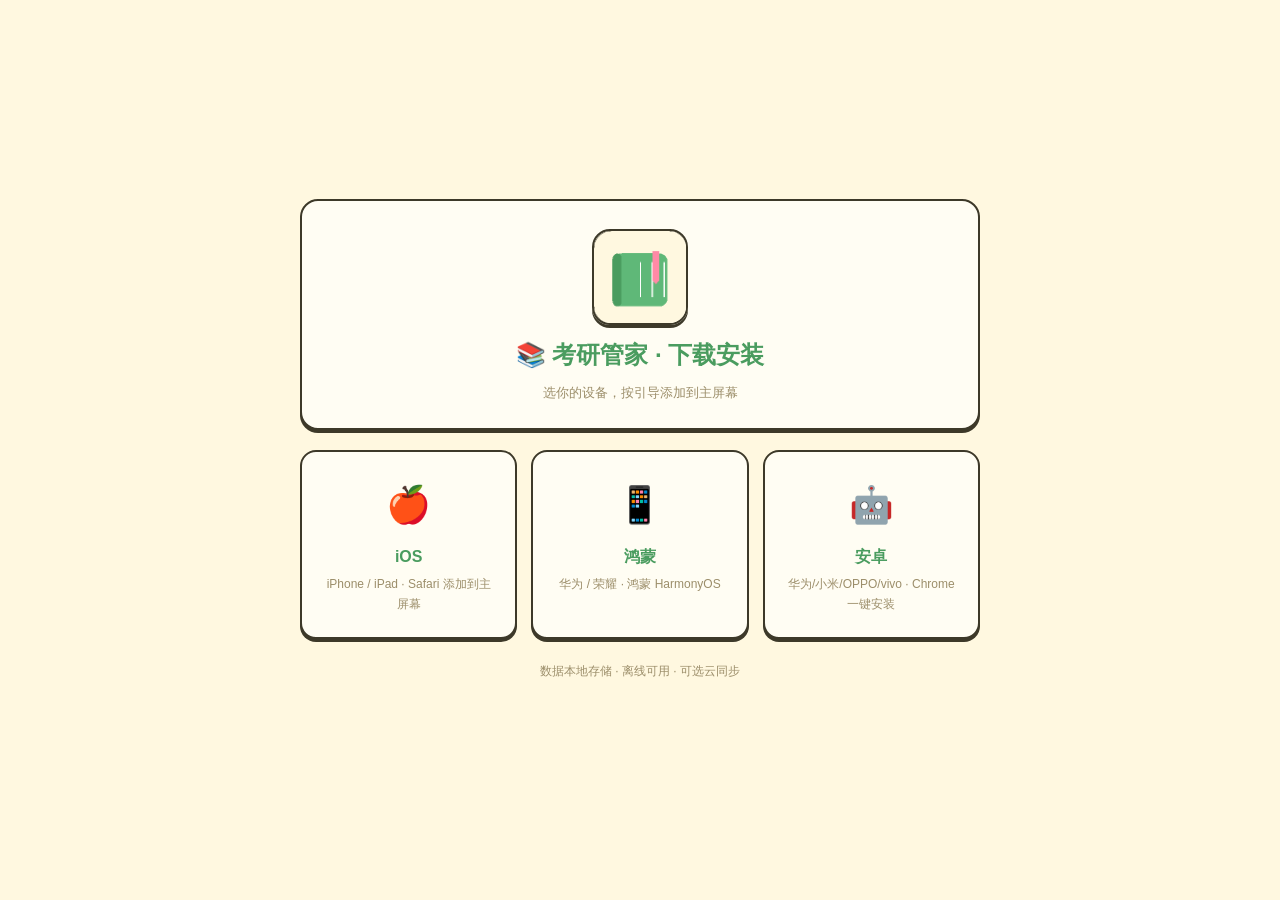
<file: index.html>
<!DOCTYPE html>
<html lang="zh-CN">
<head>
<meta charset="UTF-8">
<meta name="viewport" content="width=device-width, initial-scale=1.0, viewport-fit=cover">
<title>考研管家 · 下载安装</title>
<style>
:root{--bg:#fff8e0;--panel:#fffdf3;--border:#3d3929;--accent:#5fb878;--accent-d:#4a9c5f;--text:#4a4036;--muted:#9c8e6a;--shadow:0 3px 0 0 var(--border);--font-zh:'PingFang SC','Microsoft YaHei',sans-serif}
*{box-sizing:border-box;margin:0;padding:0}
body{font-family:var(--font-zh);background:var(--bg);color:var(--text);min-height:100vh;padding:40px 20px 60px;line-height:1.7;display:flex;align-items:center;justify-content:center}
.wrap{max-width:680px;width:100%}
.hero{text-align:center;padding:28px 16px 24px;background:var(--panel);border:2.5px solid var(--border);border-radius:18px;box-shadow:var(--shadow);margin-bottom:20px}
.hero img{width:96px;height:96px;display:block;margin:0 auto 10px;border-radius:18px;border:2px solid var(--border);box-shadow:0 3px 0 var(--border)}
.hero h1{font-size:24px;margin-bottom:6px;color:var(--accent-d)}
.hero p{color:var(--muted);font-size:13px}
.grid{display:grid;grid-template-columns:1fr;gap:14px;margin-top:16px}
@media(min-width:600px){.grid{grid-template-columns:repeat(3,1fr)}}
.card{background:var(--panel);border:2.5px solid var(--border);border-radius:16px;padding:22px 20px;box-shadow:var(--shadow);text-align:center;text-decoration:none;color:var(--text);transition:transform .15s,box-shadow .15s;display:block}
.card:hover{transform:translateY(-2px);box-shadow:0 5px 0 var(--border)}
.card:active{transform:translate(1px,1px);box-shadow:0 1px 0 var(--border)}
.card .ico{font-size:36px;margin-bottom:8px}
.card .name{font-size:16px;font-weight:700;margin-bottom:4px;color:var(--accent-d)}
.card .sub{font-size:12px;color:var(--muted)}
.detected{text-align:center;font-size:12px;color:var(--muted);margin-top:14px}
.foot{text-align:center;margin-top:22px;font-size:12px;color:var(--muted)}
</style>
</head>
<body>
<div class="wrap">
  <div class="hero">
    <img src="app/icons/icon-192.png" alt="考研管家">
    <h1>📚 考研管家 · 下载安装</h1>
    <p>选你的设备，按引导添加到主屏幕</p>
  </div>
  <div class="grid">
    <a class="card" id="card-ios" href="考研管家-iOS/启动.html">
      <div class="ico">🍎</div>
      <div class="name">iOS</div>
      <div class="sub">iPhone / iPad · Safari 添加到主屏幕</div>
    </a>
    <a class="card" id="card-hmos" href="考研管家-鸿蒙/启动.html">
      <div class="ico">📱</div>
      <div class="name">鸿蒙</div>
      <div class="sub">华为 / 荣耀 · 鸿蒙 HarmonyOS</div>
    </a>
    <a class="card" id="card-android" href="考研管家-安卓/启动.html">
      <div class="ico">🤖</div>
      <div class="name">安卓</div>
      <div class="sub">华为/小米/OPPO/vivo · Chrome 一键安装</div>
    </a>
  </div>
  <div class="detected" id="detected"></div>
  <div class="foot">数据本地存储 · 离线可用 · 可选云同步</div>
</div>
<script>
(function(){
  var ua = navigator.userAgent;
  var card;
  if (/iPhone|iPad|iPod/.test(ua)) card = 'ios';
  else if (/HarmonyOS|HUAWEI|Honor/.test(ua) || /Android/.test(ua) === false && /Mobile/.test(ua) === false && navigator.platform === 'Linux armv81') card = 'hmos';
  else if (/Android/.test(ua)) card = 'android';
  var labels = {ios:'检测到 iOS，已为你高亮 🍎', hmos:'检测到 HarmonyOS，已为你高亮 📱', android:'检测到 Android，已为你高亮 🤖'};
  if (card) {
    var el = document.getElementById('card-' + card);
    if (el) el.style.boxShadow = '0 5px 0 var(--accent-d)';
    document.getElementById('detected').textContent = labels[card] || '';
  }
})();
</script>
</body>
</html>
</file>
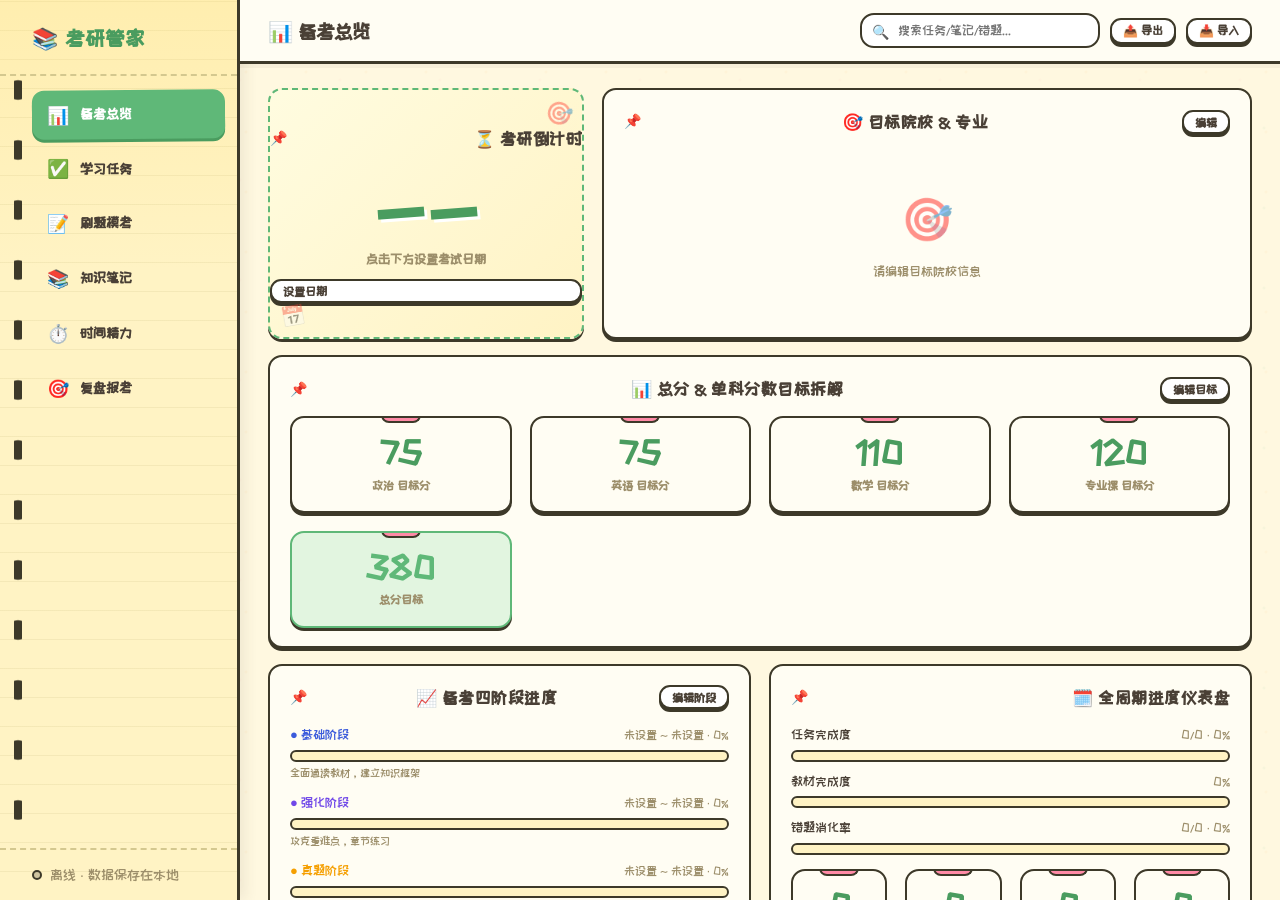
<file: app/index.html>
<!DOCTYPE html>
<html lang="zh-CN">
<head>
  <meta charset="UTF-8">
  <meta name="viewport" content="width=device-width, initial-scale=1.0, viewport-fit=cover">
  <title>考研管家 · 全周期备考</title>
  <!-- PWA：可"安装"到主屏幕（iOS/鸿蒙/安卓三端均识别） -->
  <link rel="manifest" href="manifest.webmanifest">
  <meta name="theme-color" content="#5fb878">
  <meta name="background-color" content="#fff8e0">
  <meta name="mobile-web-app-capable" content="yes">
  <!-- iOS / 鸿蒙 添加到主屏幕 -->
  <link rel="apple-touch-icon" href="icons/icon-192.png">
  <link rel="apple-touch-icon" sizes="512x512" href="icons/icon-512.png">
  <meta name="apple-mobile-web-app-capable" content="yes">
  <meta name="apple-mobile-web-app-title" content="考研管家">
  <meta name="apple-mobile-web-app-status-bar-style" content="default">
  <!-- 手写体字体：ZCOOL KuaiLe 圆胖手写 -->
  <link rel="preconnect" href="https://fonts.googleapis.com">
  <link rel="preconnect" href="https://fonts.gstatic.com" crossorigin>
  <link href="https://fonts.googleapis.com/css2?family=ZCOOL+KuaiLe&display=swap" rel="stylesheet">
  <link rel="stylesheet" href="css/style.css">
</head>
<body>
  <div class="app">
    <aside class="sidebar">
      <!-- 侧边栏由 app.js 渲染 -->
    </aside>
    <main class="main">
      <header class="topbar">
        <!-- 顶栏由 app.js 渲染 -->
      </header>
      <section class="content">
        <!-- 内容由对应模块渲染 -->
      </section>
    </main>
  </div>

  <!-- 加载顺序：配置 → 数据层 → 主应用(定义App路由表) → 同步层 → 各模块注册路由 -->
  <!-- 注意：app.js 必须在各模块之前加载，使 w.App.route 在模块注册时已存在；
       app.js 的 DOMContentLoaded 初始化在所有脚本加载完后才触发。 -->
  <script src="js/config.js"></script>
  <script src="js/db.js"></script>
  <script src="js/app.js"></script>
  <script src="js/sync.js"></script>
  <script src="js/m1_dashboard.js"></script>
  <script src="js/m2_tasks.js"></script>
  <script src="js/m3_practice.js"></script>
  <script src="js/m4_knowledge.js"></script>
  <script src="js/feed.js"></script>
  <script src="js/m5_time.js"></script>
  <script src="js/m6_review.js"></script>
  <script>
    // 注册 Service Worker（提供离线打开能力）
    if ('serviceWorker' in navigator) {
      window.addEventListener('load', function () {
        navigator.serviceWorker.register('sw.js').catch(function (e) { console.log('SW 注册失败', e); });
      });
    }
  </script>
</body>
</html>
</file>
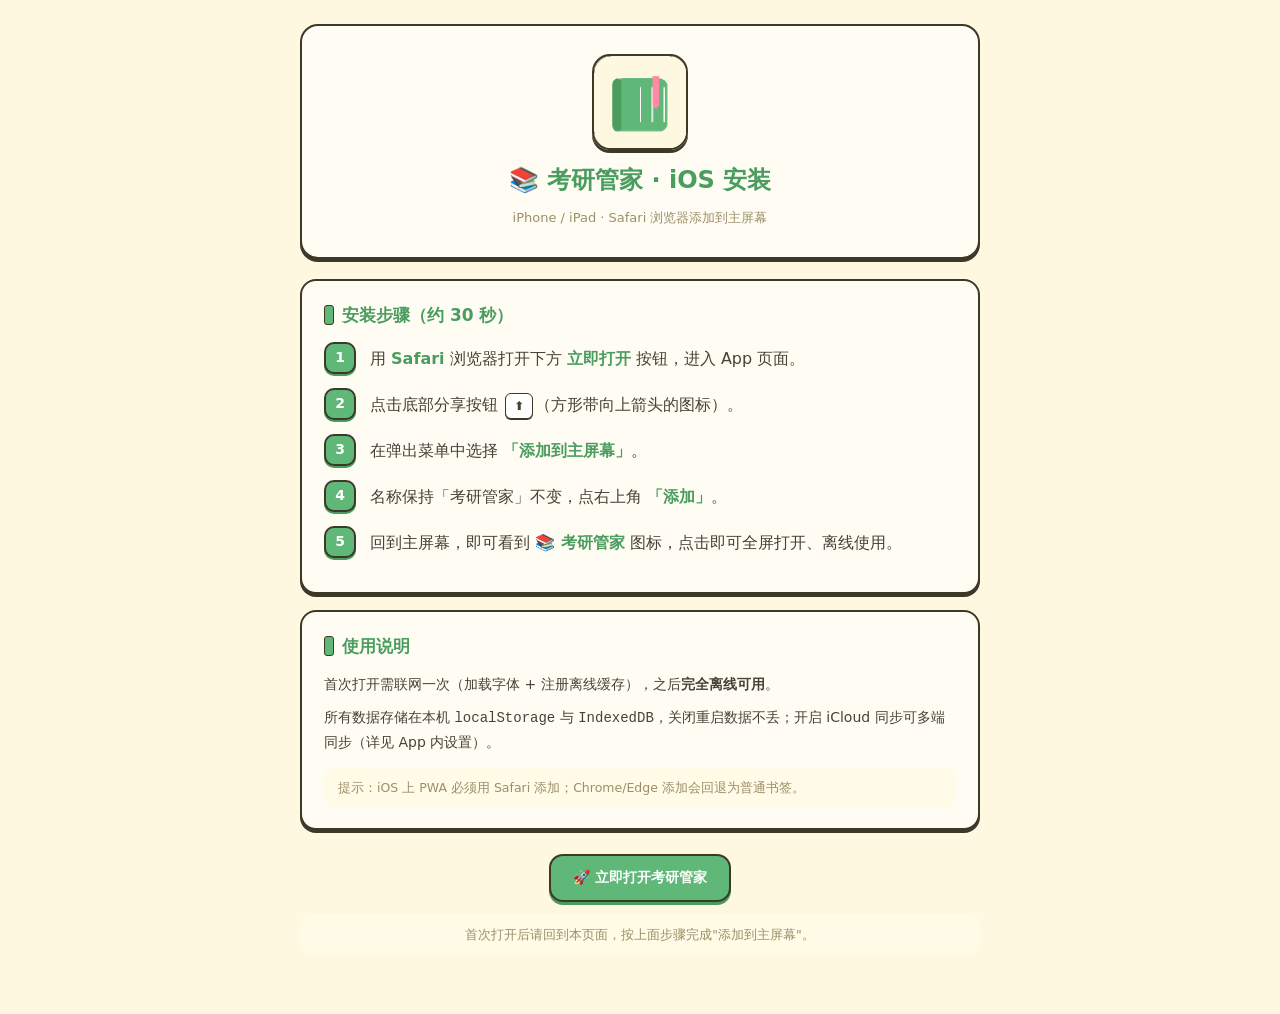
<file: 考研管家-iOS/启动.html>
<!DOCTYPE html>
<html lang="zh-CN">
<head>
<meta charset="UTF-8">
<meta name="viewport" content="width=device-width, initial-scale=1.0, viewport-fit=cover">
<title>考研管家 · iOS 安装指南</title>
<style>
:root{--bg:#fff8e0;--panel:#fffdf3;--border:#3d3929;--accent:#5fb878;--accent-d:#4a9c5f;--text:#4a4036;--muted:#9c8e6a;--pink:#ff8aa6;--shadow:0 3px 0 0 var(--border);--font-zh:'PingFang SC','Microsoft YaHei',-apple-system,system-ui,sans-serif}
*{box-sizing:border-box;margin:0;padding:0}
body{font-family:var(--font-zh);background:var(--bg);color:var(--text);min-height:100vh;padding:24px 20px 60px;line-height:1.7}
.wrap{max-width:680px;margin:0 auto}
.hero{text-align:center;padding:28px 16px;background:var(--panel);border:2.5px solid var(--border);border-radius:18px;box-shadow:var(--shadow);margin-bottom:20px}
.hero img{width:96px;height:96px;display:block;margin:0 auto 10px;border-radius:18px;border:2px solid var(--border);box-shadow:0 3px 0 var(--border)}
.hero h1{font-size:24px;margin-bottom:6px;color:var(--accent-d)}
.hero p{color:var(--muted);font-size:13px}
.card{background:var(--panel);border:2.5px solid var(--border);border-radius:16px;padding:20px 22px;box-shadow:var(--shadow);margin-bottom:16px}
.card h2{font-size:17px;margin-bottom:12px;color:var(--accent-d);display:flex;align-items:center;gap:8px}
.card h2::before{content:'';width:8px;height:18px;background:var(--accent);border-radius:3px;border:1.5px solid var(--border)}
.step{display:flex;gap:14px;margin-bottom:14px;align-items:flex-start}
.step .num{flex:0 0 32px;height:32px;background:var(--accent);color:#fff;border:2px solid var(--border);border-radius:10px;display:flex;align-items:center;justify-content:center;font-weight:700;box-shadow:0 2px 0 var(--accent-d);font-size:14px}
.step .body{flex:1;padding-top:3px}
.step b{color:var(--accent-d)}
.kbd{display:inline-block;padding:2px 8px;background:#fff;border:1.5px solid var(--border);border-radius:6px;font-size:12px;font-weight:600;box-shadow:0 1px 0 var(--border);margin:0 2px}
.btn{display:inline-flex;align-items:center;gap:6px;padding:10px 22px;background:var(--accent);color:#fff;border:2.5px solid var(--border);border-radius:14px;font-weight:700;text-decoration:none;box-shadow:0 3px 0 var(--accent-d);transition:transform .12s;font-size:14px;cursor:pointer}
.btn:hover{transform:translateY(-1px);box-shadow:0 4px 0 var(--accent-d)}
.btn:active{transform:translate(1px,1px);box-shadow:0 1px 0 var(--accent-d)}
.center{text-align:center;margin-top:24px}
.note{background:#fffbe6;border:2px dashed var(--border-soft);border-radius:12px;padding:10px 14px;font-size:12.5px;color:var(--muted);margin-top:12px}
.warn{background:#ffe6e6;border:2px solid #ff7676;border-radius:12px;padding:10px 14px;font-size:13px;color:#c33;margin-top:12px}
</style>
</head>
<body>
<div class="wrap">
  <div class="hero">
    <img src="../app/icons/icon-192.png" alt="考研管家">
    <h1>📚 考研管家 · iOS 安装</h1>
    <p>iPhone / iPad · Safari 浏览器添加到主屏幕</p>
  </div>

  <div class="card">
    <h2>安装步骤（约 30 秒）</h2>
    <div class="step"><div class="num">1</div><div class="body">用 <b>Safari</b> 浏览器打开下方 <b>立即打开</b> 按钮，进入 App 页面。</div></div>
    <div class="step"><div class="num">2</div><div class="body">点击底部分享按钮 <span class="kbd">⬆</span>（方形带向上箭头的图标）。</div></div>
    <div class="step"><div class="num">3</div><div class="body">在弹出菜单中选择 <b>「添加到主屏幕」</b>。</div></div>
    <div class="step"><div class="num">4</div><div class="body">名称保持「考研管家」不变，点右上角 <b>「添加」</b>。</div></div>
    <div class="step"><div class="num">5</div><div class="body">回到主屏幕，即可看到 <b>📚 考研管家</b> 图标，点击即可全屏打开、离线使用。</div></div>
  </div>

  <div class="card">
    <h2>使用说明</h2>
    <p style="font-size:14px;margin-bottom:10px">首次打开需联网一次（加载字体 + 注册离线缓存），之后<strong>完全离线可用</strong>。</p>
    <p style="font-size:14px;margin-bottom:10px">所有数据存储在本机 <code>localStorage</code> 与 <code>IndexedDB</code>，关闭重启数据不丢；开启 iCloud 同步可多端同步（详见 App 内设置）。</p>
    <div class="note">提示：iOS 上 PWA 必须用 Safari 添加；Chrome/Edge 添加会回退为普通书签。</div>
  </div>

  <div class="center">
    <a class="btn" href="../app/index.html" target="_blank">🚀 立即打开考研管家</a>
    <div class="note">首次打开后请回到本页面，按上面步骤完成"添加到主屏幕"。</div>
  </div>
</div>
</body>
</html>
</file>
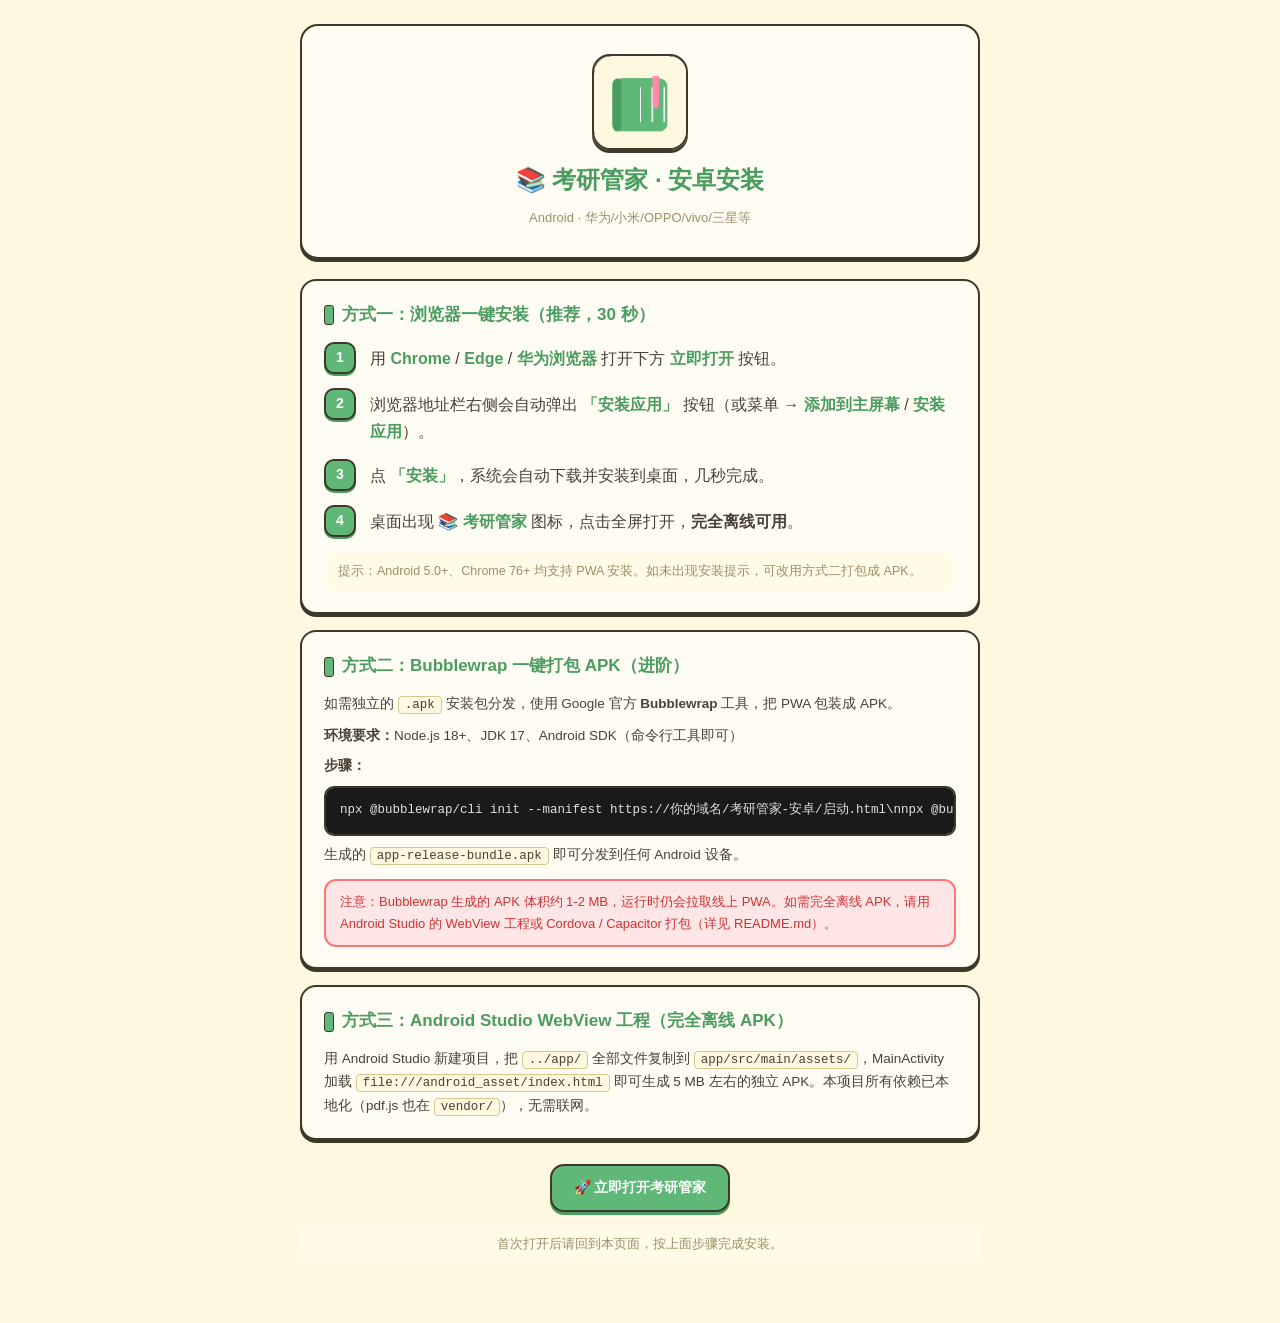
<file: 考研管家-安卓/启动.html>
<!DOCTYPE html>
<html lang="zh-CN">
<head>
<meta charset="UTF-8">
<meta name="viewport" content="width=device-width, initial-scale=1.0, viewport-fit=cover">
<title>考研管家 · 安卓安装指南</title>
<style>
:root{--bg:#fff8e0;--panel:#fffdf3;--border:#3d3929;--accent:#5fb878;--accent-d:#4a9c5f;--text:#4a4036;--muted:#9c8e6a;--pink:#ff8aa6;--shadow:0 3px 0 0 var(--border);--font-zh:'PingFang SC','Microsoft YaHei',sans-serif}
*{box-sizing:border-box;margin:0;padding:0}
body{font-family:var(--font-zh);background:var(--bg);color:var(--text);min-height:100vh;padding:24px 20px 60px;line-height:1.7}
.wrap{max-width:680px;margin:0 auto}
.hero{text-align:center;padding:28px 16px;background:var(--panel);border:2.5px solid var(--border);border-radius:18px;box-shadow:var(--shadow);margin-bottom:20px}
.hero img{width:96px;height:96px;display:block;margin:0 auto 10px;border-radius:18px;border:2px solid var(--border);box-shadow:0 3px 0 var(--border)}
.hero h1{font-size:24px;margin-bottom:6px;color:var(--accent-d)}
.hero p{color:var(--muted);font-size:13px}
.card{background:var(--panel);border:2.5px solid var(--border);border-radius:16px;padding:20px 22px;box-shadow:var(--shadow);margin-bottom:16px}
.card h2{font-size:17px;margin-bottom:12px;color:var(--accent-d);display:flex;align-items:center;gap:8px}
.card h2::before{content:'';width:8px;height:18px;background:var(--accent);border-radius:3px;border:1.5px solid var(--border)}
.step{display:flex;gap:14px;margin-bottom:14px;align-items:flex-start}
.step .num{flex:0 0 32px;height:32px;background:var(--accent);color:#fff;border:2px solid var(--border);border-radius:10px;display:flex;align-items:center;justify-content:center;font-weight:700;box-shadow:0 2px 0 var(--accent-d);font-size:14px}
.step .body{flex:1;padding-top:3px}
.step b{color:var(--accent-d)}
.kbd{display:inline-block;padding:2px 8px;background:#fff;border:1.5px solid var(--border);border-radius:6px;font-size:12px;font-weight:600;box-shadow:0 1px 0 var(--border);margin:0 2px}
.btn{display:inline-flex;align-items:center;gap:6px;padding:10px 22px;background:var(--accent);color:#fff;border:2.5px solid var(--border);border-radius:14px;font-weight:700;text-decoration:none;box-shadow:0 3px 0 var(--accent-d);transition:transform .12s;font-size:14px;cursor:pointer}
.btn:hover{transform:translateY(-1px);box-shadow:0 4px 0 var(--accent-d)}
.btn:active{transform:translate(1px,1px);box-shadow:0 1px 0 var(--accent-d)}
.btn-ghost{background:#fff;color:var(--accent-d)}
.center{text-align:center;margin-top:24px}
.note{background:#fffbe6;border:2px dashed var(--border-soft);border-radius:12px;padding:10px 14px;font-size:12.5px;color:var(--muted);margin-top:12px}
.warn{background:#ffe6e6;border:2px solid #ff7676;border-radius:12px;padding:10px 14px;font-size:13px;color:#c33;margin-top:12px}
code{background:#fff8e0;padding:1px 6px;border-radius:4px;border:1px solid #d4c88f;font-size:12.5px}
pre{background:#1a1a1a;color:#e0e0e0;padding:12px 14px;border-radius:10px;overflow-x:auto;font-size:12.5px;margin:8px 0;border:2px solid var(--border)}
</style>
</head>
<body>
<div class="wrap">
  <div class="hero">
    <img src="../app/icons/icon-192.png" alt="考研管家">
    <h1>📚 考研管家 · 安卓安装</h1>
    <p>Android · 华为/小米/OPPO/vivo/三星等</p>
  </div>

  <div class="card">
    <h2>方式一：浏览器一键安装（推荐，30 秒）</h2>
    <div class="step"><div class="num">1</div><div class="body">用 <b>Chrome</b> / <b>Edge</b> / <b>华为浏览器</b> 打开下方 <b>立即打开</b> 按钮。</div></div>
    <div class="step"><div class="num">2</div><div class="body">浏览器地址栏右侧会自动弹出 <b>「安装应用」</b> 按钮（或菜单 → <b>添加到主屏幕</b> / <b>安装应用</b>）。</div></div>
    <div class="step"><div class="num">3</div><div class="body">点 <b>「安装」</b>，系统会自动下载并安装到桌面，几秒完成。</div></div>
    <div class="step"><div class="num">4</div><div class="body">桌面出现 <b>📚 考研管家</b> 图标，点击全屏打开，<strong>完全离线可用</strong>。</div></div>
    <div class="note">提示：Android 5.0+、Chrome 76+ 均支持 PWA 安装。如未出现安装提示，可改用方式二打包成 APK。</div>
  </div>

  <div class="card">
    <h2>方式二：Bubblewrap 一键打包 APK（进阶）</h2>
    <p style="font-size:13.5px;margin-bottom:8px">如需独立的 <code>.apk</code> 安装包分发，使用 Google 官方 <b>Bubblewrap</b> 工具，把 PWA 包装成 APK。</p>
    <p style="font-size:13.5px;margin-bottom:4px"><b>环境要求：</b>Node.js 18+、JDK 17、Android SDK（命令行工具即可）</p>
    <p style="font-size:13.5px;margin:8px 0 4px"><b>步骤：</b></p>
    <pre>npx @bubblewrap/cli init --manifest https://你的域名/考研管家-安卓/启动.html\nnpx @bubblewrap-cli build</pre>
    <p style="font-size:13.5px;margin:8px 0 4px">生成的 <code>app-release-bundle.apk</code> 即可分发到任何 Android 设备。</p>
    <div class="warn">注意：Bubblewrap 生成的 APK 体积约 1-2 MB，运行时仍会拉取线上 PWA。如需完全离线 APK，请用 Android Studio 的 WebView 工程或 Cordova / Capacitor 打包（详见 README.md）。</div>
  </div>

  <div class="card">
    <h2>方式三：Android Studio WebView 工程（完全离线 APK）</h2>
    <p style="font-size:13.5px">用 Android Studio 新建项目，把 <code>../app/</code> 全部文件复制到 <code>app/src/main/assets/</code>，MainActivity 加载 <code>file:///android_asset/index.html</code> 即可生成 5 MB 左右的独立 APK。本项目所有依赖已本地化（pdf.js 也在 <code>vendor/</code>），无需联网。</p>
  </div>

  <div class="center">
    <a class="btn" href="../app/index.html" target="_blank">🚀 立即打开考研管家</a>
    <div class="note">首次打开后请回到本页面，按上面步骤完成安装。</div>
  </div>
</div>
</body>
</html>
</file>
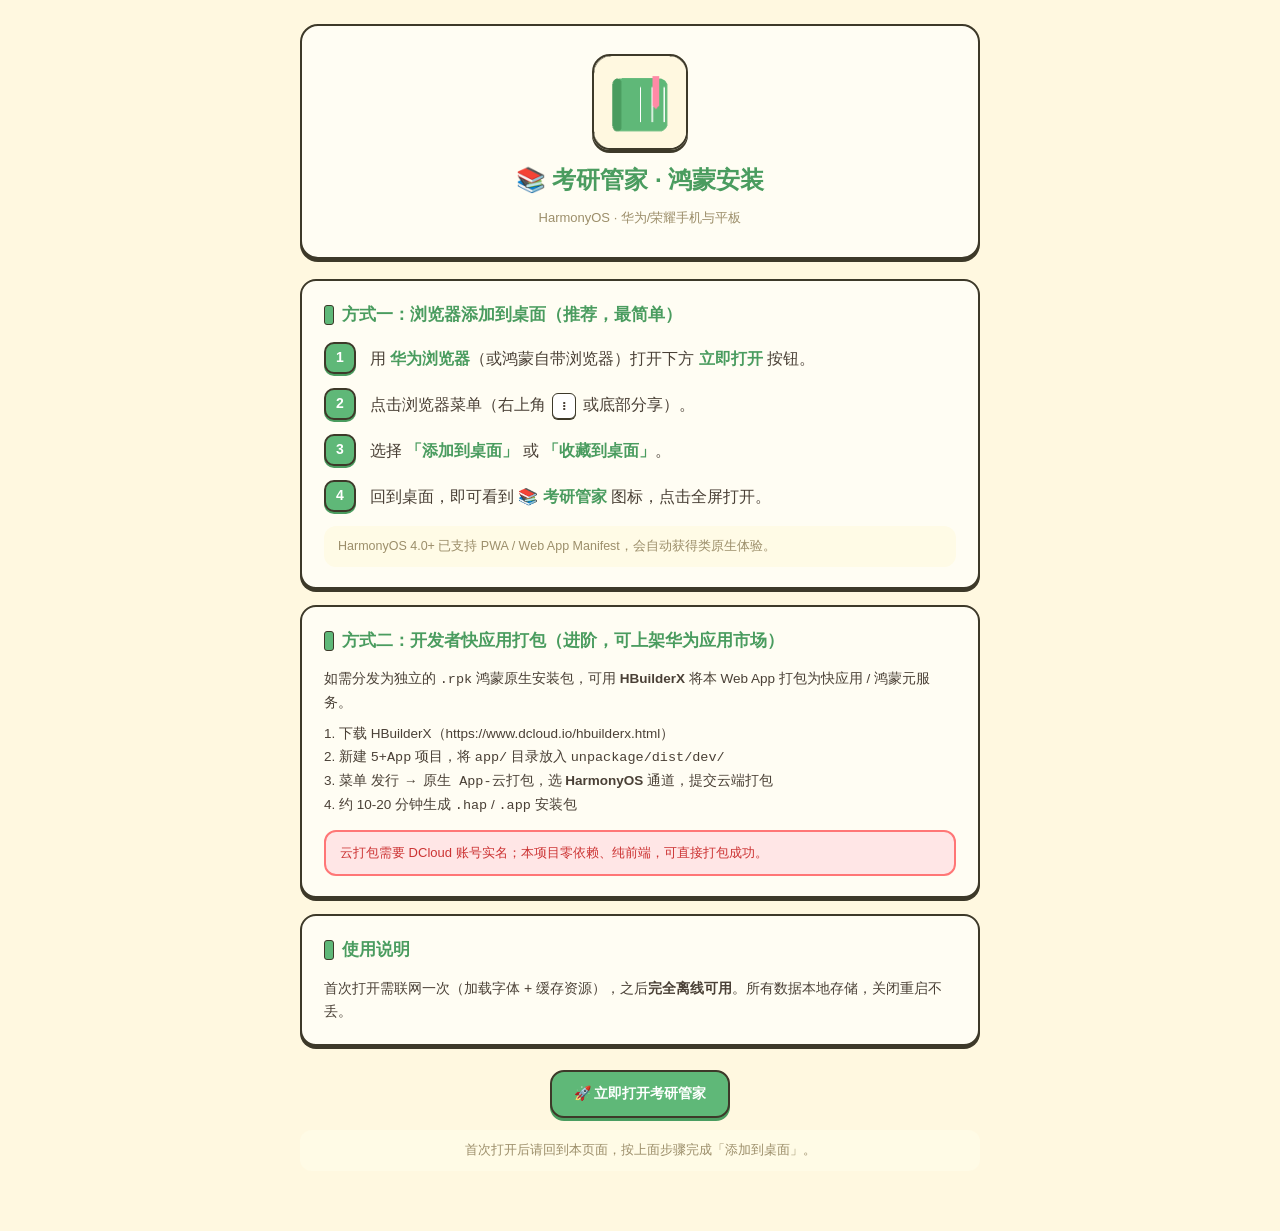
<file: 考研管家-鸿蒙/启动.html>
<!DOCTYPE html>
<html lang="zh-CN">
<head>
<meta charset="UTF-8">
<meta name="viewport" content="width=device-width, initial-scale=1.0, viewport-fit=cover">
<title>考研管家 · 鸿蒙安装指南</title>
<style>
:root{--bg:#fff8e0;--panel:#fffdf3;--border:#3d3929;--accent:#5fb878;--accent-d:#4a9c5f;--text:#4a4036;--muted:#9c8e6a;--pink:#ff8aa6;--shadow:0 3px 0 0 var(--border);--font-zh:'HarmonyOS Sans SC','PingFang SC','Microsoft YaHei',sans-serif}
*{box-sizing:border-box;margin:0;padding:0}
body{font-family:var(--font-zh);background:var(--bg);color:var(--text);min-height:100vh;padding:24px 20px 60px;line-height:1.7}
.wrap{max-width:680px;margin:0 auto}
.hero{text-align:center;padding:28px 16px;background:var(--panel);border:2.5px solid var(--border);border-radius:18px;box-shadow:var(--shadow);margin-bottom:20px}
.hero img{width:96px;height:96px;display:block;margin:0 auto 10px;border-radius:18px;border:2px solid var(--border);box-shadow:0 3px 0 var(--border)}
.hero h1{font-size:24px;margin-bottom:6px;color:var(--accent-d)}
.hero p{color:var(--muted);font-size:13px}
.card{background:var(--panel);border:2.5px solid var(--border);border-radius:16px;padding:20px 22px;box-shadow:var(--shadow);margin-bottom:16px}
.card h2{font-size:17px;margin-bottom:12px;color:var(--accent-d);display:flex;align-items:center;gap:8px}
.card h2::before{content:'';width:8px;height:18px;background:var(--accent);border-radius:3px;border:1.5px solid var(--border)}
.step{display:flex;gap:14px;margin-bottom:14px;align-items:flex-start}
.step .num{flex:0 0 32px;height:32px;background:var(--accent);color:#fff;border:2px solid var(--border);border-radius:10px;display:flex;align-items:center;justify-content:center;font-weight:700;box-shadow:0 2px 0 var(--accent-d);font-size:14px}
.step .body{flex:1;padding-top:3px}
.step b{color:var(--accent-d)}
.kbd{display:inline-block;padding:2px 8px;background:#fff;border:1.5px solid var(--border);border-radius:6px;font-size:12px;font-weight:600;box-shadow:0 1px 0 var(--border);margin:0 2px}
.btn{display:inline-flex;align-items:center;gap:6px;padding:10px 22px;background:var(--accent);color:#fff;border:2.5px solid var(--border);border-radius:14px;font-weight:700;text-decoration:none;box-shadow:0 3px 0 var(--accent-d);transition:transform .12s;font-size:14px;cursor:pointer}
.btn:hover{transform:translateY(-1px);box-shadow:0 4px 0 var(--accent-d)}
.btn:active{transform:translate(1px,1px);box-shadow:0 1px 0 var(--accent-d)}
.center{text-align:center;margin-top:24px}
.note{background:#fffbe6;border:2px dashed var(--border-soft);border-radius:12px;padding:10px 14px;font-size:12.5px;color:var(--muted);margin-top:12px}
.warn{background:#ffe6e6;border:2px solid #ff7676;border-radius:12px;padding:10px 14px;font-size:13px;color:#c33;margin-top:12px}
</style>
</head>
<body>
<div class="wrap">
  <div class="hero">
    <img src="../app/icons/icon-192.png" alt="考研管家">
    <h1>📚 考研管家 · 鸿蒙安装</h1>
    <p>HarmonyOS · 华为/荣耀手机与平板</p>
  </div>

  <div class="card">
    <h2>方式一：浏览器添加到桌面（推荐，最简单）</h2>
    <div class="step"><div class="num">1</div><div class="body">用 <b>华为浏览器</b>（或鸿蒙自带浏览器）打开下方 <b>立即打开</b> 按钮。</div></div>
    <div class="step"><div class="num">2</div><div class="body">点击浏览器菜单（右上角 <span class="kbd">⋮</span> 或底部分享）。</div></div>
    <div class="step"><div class="num">3</div><div class="body">选择 <b>「添加到桌面」</b> 或 <b>「收藏到桌面」</b>。</div></div>
    <div class="step"><div class="num">4</div><div class="body">回到桌面，即可看到 <b>📚 考研管家</b> 图标，点击全屏打开。</div></div>
    <div class="note">HarmonyOS 4.0+ 已支持 PWA / Web App Manifest，会自动获得类原生体验。</div>
  </div>

  <div class="card">
    <h2>方式二：开发者快应用打包（进阶，可上架华为应用市场）</h2>
    <p style="font-size:13.5px;margin-bottom:8px">如需分发为独立的 <code>.rpk</code> 鸿蒙原生安装包，可用 <b>HBuilderX</b> 将本 Web App 打包为快应用 / 鸿蒙元服务。</p>
    <p style="font-size:13.5px;margin-bottom:8px">1. 下载 HBuilderX（https://www.dcloud.io/hbuilderx.html）<br>2. 新建 <code>5+App</code> 项目，将 <code>app/</code> 目录放入 <code>unpackage/dist/dev/</code><br>3. 菜单 <code>发行 → 原生 App-云打包</code>，选 <b>HarmonyOS</b> 通道，提交云端打包<br>4. 约 10-20 分钟生成 <code>.hap</code> / <code>.app</code> 安装包</p>
    <div class="warn">云打包需要 DCloud 账号实名；本项目零依赖、纯前端，可直接打包成功。</div>
  </div>

  <div class="card">
    <h2>使用说明</h2>
    <p style="font-size:14px">首次打开需联网一次（加载字体 + 缓存资源），之后<strong>完全离线可用</strong>。所有数据本地存储，关闭重启不丢。</p>
  </div>

  <div class="center">
    <a class="btn" href="../app/index.html" target="_blank">🚀 立即打开考研管家</a>
    <div class="note">首次打开后请回到本页面，按上面步骤完成「添加到桌面」。</div>
  </div>
</div>
</body>
</html>
</file>
<file: app/css/style.css>
/* ===== 考研备考管家 - 手绘便签风（参考风格） ===== */
:root{
  /* 主色：奶油黄 + 薄荷绿 + 暖咖文字 + 粉/橙点缀 */
  --bg:#fff8e0;          /* 奶油黄背景 */
  --bg-2:#fff3c4;         /* 稍深黄，斑驳用 */
  --panel:#fffdf3;        /* 便签纸 */
  --panel-2:#fff5d6;      /* 次级便签 */
  --border:#3d3929;       /* 手绘深色描边 */
  --border-soft:#d4c88f;  /* 弱描边 */
  --text:#4a4036;         /* 暖咖文字（不用纯黑，更手绘） */
  --muted:#9c8e6a;        /* 次要文字 */
  --accent:#5fb878;       /* 薄荷绿主色 */
  --accent-d:#4a9c5f;     /* 深绿 */
  --accent-l:#e2f5e0;     /* 浅薄荷 */
  --pink:#ff8aa6;         /* 粉点缀 */
  --pink-l:#ffe4ec;
  --orange:#ffb95a;       /* 暖橙点缀 */
  --orange-l:#fff0d0;
  --red:#ff7676;          /* 危险/延期 */
  --red-l:#ffe6e6;
  --purple:#b08fd6;       /* 紫色点缀 */
  --purple-l:#efe4fa;
  --shadow:0 3px 0 0 var(--border);    /* 便签底部实色阴影（贴纸感） */
  --shadow-sm:0 2px 0 0 var(--border);
  --shadow-md:0 4px 0 0 var(--border);
  --radius:14px;          /* 不规则圆角 */
  --radius-lg:20px;
  /* 统一字体：圆胖手写体 ZCOOL KuaiLe 为主，三套变量指向同一家族，保证全局一致 */
  --font-zh:'ZCOOL KuaiLe','PingFang SC','Microsoft YaHei',sans-serif;
  --font-title:'ZCOOL KuaiLe','PingFang SC','Microsoft YaHei',sans-serif;
  --font-hand:'ZCOOL KuaiLe','Caveat','PingFang SC','Microsoft YaHei',sans-serif;
}
*{box-sizing:border-box;margin:0;padding:0}
html,body{height:100%;font-family:var(--font-zh);background:var(--bg);color:var(--text);font-size:14px;line-height:1.6;-webkit-font-smoothing:antialiased}
/* 背景斑驳小点（手绘纸质感）*/
body{background-image:radial-gradient(circle at 10% 20%,rgba(255,185,90,.06) 1px,transparent 2px),radial-gradient(circle at 80% 60%,rgba(95,184,120,.05) 1px,transparent 2px),radial-gradient(circle at 40% 80%,rgba(255,138,166,.04) 1px,transparent 2px);background-size:60px 60px,80px 80px,100px 100px}
button{cursor:pointer;font-family:inherit;font-size:inherit;border:none;background:none;color:inherit}
input,select,textarea{font-family:inherit;font-size:13px;color:var(--text);outline:none}
a{color:var(--accent-d);text-decoration:none}
::-webkit-scrollbar{width:10px;height:10px}
::-webkit-scrollbar-thumb{background:#d4c88f;border-radius:8px;border:2px solid var(--bg)}
::-webkit-scrollbar-track{background:transparent}

/* 布局 */
.app{display:flex;height:100vh;overflow:hidden}
/* 侧边栏：手绘笔记本风 */
.sidebar{width:240px;background:#fff3c4;background-image:linear-gradient(180deg,rgba(255,217,90,.2) 0%,transparent 30%),repeating-linear-gradient(0deg,transparent,transparent 28px,rgba(213,200,143,.25) 28px,rgba(213,200,143,.25) 29px);color:var(--text);display:flex;flex-direction:column;flex-shrink:0;border-right:3px solid var(--border);box-shadow:6px 0 12px rgba(74,64,54,.08);position:relative}
/* 侧边栏左侧装订孔（手绘笔记本感）*/
.sidebar::before{content:'';position:absolute;left:14px;top:60px;bottom:80px;width:8px;background-image:radial-gradient(circle,var(--border) 30%,transparent 35%);background-size:8px 60px;background-repeat:repeat-y;pointer-events:none}
.sidebar .logo{padding:22px 20px 18px 32px;font-size:21px;font-weight:700;color:var(--accent-d);letter-spacing:1px;border-bottom:2px dashed var(--border-soft);font-family:var(--font-title)}
.sidebar .logo .sub{font-size:12px;font-weight:400;color:var(--muted);margin-top:4px;letter-spacing:2px;font-family:var(--font-hand);font-size:14px}
.nav{flex:1;overflow-y:auto;padding:14px 12px 14px 32px}
.nav-item{display:flex;align-items:center;gap:10px;padding:10px 14px;color:var(--text);cursor:pointer;transition:all .15s;border-radius:12px;margin-bottom:6px;font-size:14px;font-weight:600;position:relative}
.nav-item:hover{background:var(--accent-l);transform:rotate(-1deg) scale(1.02)}
.nav-item.active{background:var(--accent);color:#fff;box-shadow:0 3px 0 var(--accent-d);transform:rotate(-0.5deg)}
.nav-item .icon{font-size:18px;width:24px;text-align:center}
.nav-item .badge{margin-left:auto;font-size:10px;background:var(--pink);color:#fff;border-radius:20px;padding:2px 8px;min-width:18px;text-align:center;font-family:var(--font-zh);border:2px solid #fff;box-shadow:0 1px 0 var(--border)}
.sidebar .sync-status{padding:14px 20px 14px 32px;border-top:2px dashed var(--border-soft);font-size:12px;color:var(--muted);display:flex;align-items:center;gap:8px;cursor:default;font-family:var(--font-hand);font-size:14px}
.sync-dot{display:inline-block;width:10px;height:10px;border-radius:50%;flex-shrink:0;border:2px solid var(--border)}
.sync-dot.online{background:var(--accent);box-shadow:0 0 6px var(--accent)}
.sync-dot.offline{background:#cfc4a0}
.sync-dot.syncing{background:var(--orange);box-shadow:0 0 6px var(--orange);animation:pulse 1s infinite}
@keyframes pulse{0%,100%{transform:scale(1)}50%{transform:scale(1.2)}}

/* 主区 */
.main{flex:1;display:flex;flex-direction:column;overflow:hidden}
/* 顶栏：便签条 */
.topbar{height:64px;background:var(--panel);border-bottom:3px solid var(--border);display:flex;align-items:center;justify-content:space-between;padding:0 28px;flex-shrink:0;box-shadow:0 4px 0 rgba(74,64,54,.05);position:relative;z-index:10}
.topbar .page-title{font-size:20px;font-weight:700;display:flex;align-items:center;gap:8px;font-family:var(--font-title)}
.topbar .actions{display:flex;gap:10px;align-items:center}
.topbar .search{position:relative}
.topbar .search input{width:240px;padding:9px 12px 9px 36px;border:2.5px solid var(--border);border-radius:14px;background:#fff;transition:all .2s;font-family:var(--font-zh)}
.topbar .search input:focus{border-color:var(--accent);box-shadow:0 3px 0 var(--accent-d)}
.topbar .search::before{content:'🔍';position:absolute;left:12px;top:8px;font-size:14px}
.content{flex:1;overflow-y:auto;padding:24px 28px 40px}
.content::-webkit-scrollbar{width:10px}

/* 卡片：便签纸 + 贴纸阴影 */
.card{background:var(--panel);border:2.5px solid var(--border);border-radius:var(--radius);padding:18px 20px;box-shadow:var(--shadow);transition:all .2s;position:relative}
.card:hover{transform:translate(-1px,-2px);box-shadow:0 5px 0 var(--border)}
.card-title{font-size:17px;font-weight:700;margin-bottom:14px;display:flex;align-items:center;justify-content:space-between;color:var(--text);font-family:var(--font-title);letter-spacing:.5px}
.card-title::before{content:'📌';margin-right:6px;font-size:14px}
.grid{display:grid;gap:18px}
.grid-2{grid-template-columns:repeat(2,1fr)}
.grid-3{grid-template-columns:repeat(3,1fr)}
.grid-4{grid-template-columns:repeat(4,1fr)}
.grid-5{grid-template-columns:repeat(5,1fr)}
@media(max-width:1180px){.grid-3,.grid-4,.grid-5{grid-template-columns:repeat(2,1fr)}}
@media(max-width:720px){.grid-2,.grid-3,.grid-4,.grid-5{grid-template-columns:1fr}.sidebar{display:none}.content{padding:14px}}

/* 按钮：圆胖贴纸 */
.btn{display:inline-flex;align-items:center;gap:5px;padding:7px 16px;border-radius:14px;font-size:13px;font-weight:700;transition:all .12s;border:2.5px solid var(--border);box-shadow:0 3px 0 var(--border);background:#fff;font-family:var(--font-zh)}
.btn:hover{transform:translate(-1px,-1px);box-shadow:0 4px 0 var(--border)}
.btn:active{transform:translate(1px,1px);box-shadow:0 1px 0 var(--border)}
.btn-primary{background:var(--accent);color:#fff}
.btn-primary:hover{background:var(--accent-d)}
.btn-ghost{background:#fff;color:var(--text)}
.btn-ghost:hover{background:var(--accent-l)}
.btn-sm{padding:4px 11px;font-size:12px;border-radius:11px}
.btn-danger{background:var(--red);color:#fff}
.btn-icon{padding:4px 8px;border-radius:10px;font-size:15px;color:var(--muted);transition:all .15s}
.btn-icon:hover{background:var(--accent-l);color:var(--accent-d)}
.btn-icon:active{transform:scale(.9)}

/* 表单 */
.form-row{display:flex;flex-direction:column;gap:5px;margin-bottom:13px}
.form-row label{font-size:12px;color:var(--muted);font-weight:700}
.form-row input,.form-row select,.form-row textarea{padding:9px 12px;border:2.5px solid var(--border);border-radius:13px;background:#fff;transition:all .18s;font-size:13px;font-family:var(--font-zh)}
.form-row input:focus,.form-row select:focus,.form-row textarea:focus{border-color:var(--accent);box-shadow:0 3px 0 var(--accent-d);background:#fff}
.form-row textarea{min-height:74px;resize:vertical;line-height:1.6}

/* 标签：手写小贴纸 */
.tag{display:inline-block;padding:3px 10px;border-radius:20px;font-size:11.5px;font-weight:700;background:#fff;border:1.5px solid var(--border);color:var(--text)}
.tag-politics{background:#ffe0e0;color:#c44}
.tag-english{background:#d8f0fa;color:#267}
.tag-math{background:#dff5e0;color:#2a6}
.tag-major1{background:#efe4fa;color:#74a}
.tag-major2{background:#ffe4f0;color:#a47}
.tag-high{background:var(--red-l);color:#c33;border-color:var(--red)}
.tag-mid{background:var(--orange-l);color:#a60;border-color:var(--orange)}
.tag-low{background:var(--accent-l);color:var(--accent-d);border-color:var(--accent)}

/* 进度条：手绘虚线感 */
.progress{height:12px;background:#fff3c4;border:2px solid var(--border);border-radius:8px;overflow:hidden;position:relative}
.progress-bar{height:100%;background:linear-gradient(90deg,var(--accent),var(--accent-d));border-radius:0;transition:width .5s cubic-bezier(.4,0,.2,1);position:relative}
/* 进度条纹 */
.progress-bar::after{content:'';position:absolute;inset:0;background-image:repeating-linear-gradient(45deg,transparent 0,transparent 6px,rgba(255,255,255,.25) 6px,rgba(255,255,255,.25) 12px)}

/* 倒计时：记事本大数字 + 装饰 */
.countdown-box{text-align:center;padding:16px 0;background:linear-gradient(135deg,#fffce0,#fff3c4);border:2.5px dashed var(--accent);border-radius:var(--radius);height:100%;display:flex;flex-direction:column;justify-content:center;position:relative;overflow:hidden}
.countdown-box::before{content:'🎯';position:absolute;top:6px;right:10px;font-size:22px;opacity:.4;transform:rotate(15deg)}
.countdown-box::after{content:'📅';position:absolute;bottom:6px;left:10px;font-size:20px;opacity:.4;transform:rotate(-10deg)}
.countdown-num{font-size:62px;font-weight:700;color:var(--accent-d);line-height:1;font-family:var(--font-hand);font-size:78px;text-shadow:3px 3px 0 #fff;letter-spacing:2px;font-variant-numeric:tabular-nums}
.countdown-label{color:var(--muted);font-size:13px;margin-top:6px;font-weight:600}

/* 周看板列 */
.kanban{display:flex;gap:14px;overflow-x:auto;padding-bottom:8px}
.kanban-col{flex:0 0 280px;background:var(--bg-2);border:2.5px dashed var(--border-soft);border-radius:14px;padding:12px}
.kanban-col .col-head{font-size:14px;font-weight:700;color:var(--text);margin-bottom:10px;display:flex;justify-content:space-between;align-items:center;padding:6px 12px;background:#fff;border-radius:10px;border:2px solid var(--border)}
.kanban-col .col-head .count{font-size:11px;color:var(--muted);font-weight:600;background:var(--bg-2);padding:1px 8px;border-radius:10px;border:1.5px solid var(--border-soft)}
.kanban-item{background:var(--panel);border:2px solid var(--border);border-radius:12px;padding:10px 12px;margin-bottom:8px;cursor:grab;font-size:13px;box-shadow:0 2px 0 var(--border);transition:all .15s}
.kanban-item:hover{box-shadow:0 3px 0 var(--border);transform:translate(-1px,-1px) rotate(-0.5deg)}
.kanban-item .ki-title{font-weight:700;margin-bottom:4px}
.kanban-item .ki-meta{font-size:10.5px;color:var(--muted);display:flex;gap:5px;flex-wrap:wrap}

/* 任务项：便签条 */
.task-item{display:flex;align-items:flex-start;gap:10px;padding:10px 12px;border-radius:12px;background:var(--bg-2);margin-bottom:6px;transition:all .15s;border:2px dashed transparent}
.task-item:hover{background:#fff;border-color:var(--border-soft);transform:rotate(-0.3deg)}
.task-item .cb{width:20px;height:20px;border:2.5px solid var(--border);border-radius:6px;flex-shrink:0;cursor:pointer;margin-top:1px;transition:all .18s;display:flex;align-items:center;justify-content:center;background:#fff}
.task-item .cb:hover{border-color:var(--accent)}
.task-item .cb.done{background:var(--accent);border-color:var(--accent-d);color:#fff;font-size:13px;font-weight:700}
.task-item .ti-body{flex:1;min-width:0}
.task-item .ti-title{font-size:13.5px;font-weight:600}
.task-item.done .ti-title{text-decoration:line-through;color:var(--muted)}
.task-item .ti-meta{font-size:11px;color:var(--muted);display:flex;gap:6px;flex-wrap:wrap;margin-top:3px}
.task-item .ti-del{opacity:0;transition:opacity .15s;color:var(--muted);font-size:16px;cursor:pointer}
.task-item:hover .ti-del{opacity:.6}
.task-item .ti-del:hover{opacity:1;color:var(--red)}

/* 折叠组 */
.collapse-group{margin-bottom:12px}
.collapse-head{display:flex;align-items:center;gap:8px;padding:9px 14px;background:var(--bg-2);border-radius:12px;cursor:pointer;font-weight:700;font-size:13.5px;user-select:none;border:2px solid var(--border-soft)}
.collapse-head:hover{background:#fff}
.collapse-head .chevron{transition:transform .2s;color:var(--muted)}
.collapse-head.open .chevron{transform:rotate(90deg)}
.collapse-body{display:none;padding:8px 4px}
.collapse-body.open{display:block}

/* 番茄计时：暖心便签 */
.pomodoro{text-align:center;padding:22px 0;background:linear-gradient(135deg,#fff5d6,#ffe4ec);border:2.5px dashed var(--accent);border-radius:var(--radius)}
.pomodoro-time{font-size:64px;font-weight:700;font-variant-numeric:tabular-nums;color:var(--accent-d);margin:12px 0;font-family:var(--font-hand);font-size:80px;text-shadow:3px 3px 0 #fff}
.pomodoro-controls{display:flex;gap:10px;justify-content:center;margin-top:14px}
.pomodoro-mode{display:inline-block;padding:4px 14px;border-radius:20px;font-size:12px;font-weight:700;background:#fff;color:var(--accent-d);border:2px solid var(--accent)}

/* 闪卡：便签卡 */
.flashcard{perspective:1200px;width:100%;max-width:480px;margin:0 auto 18px;height:230px;cursor:pointer}
.flashcard-inner{position:relative;width:100%;height:100%;transition:transform .6s cubic-bezier(.4,0,.2,1);transform-style:preserve-3d}
.flashcard.flipped .flashcard-inner{transform:rotateY(180deg)}
.flashcard-front,.flashcard-back{position:absolute;width:100%;height:100%;backface-visibility:hidden;border-radius:18px;display:flex;align-items:center;justify-content:center;padding:26px;box-shadow:0 4px 0 var(--border);border:2.5px solid var(--border)}
.flashcard-front{background:linear-gradient(135deg,#fffce0,#e2f5e0)}
.flashcard-back{background:linear-gradient(135deg,#fff0e0,#ffe4ec);transform:rotateY(180deg)}
.flashcard-hint{font-size:11px;color:var(--muted);position:absolute;bottom:12px;right:16px;font-family:var(--font-hand);font-size:15px}

/* 模态框 */
.modal-overlay{position:fixed;inset:0;background:rgba(74,64,54,.45);z-index:1000;display:none;align-items:flex-start;justify-content:center;padding-top:6vh}
.modal-overlay.show{display:flex;animation:fadeIn .2s}
@keyframes fadeIn{from{opacity:0}to{opacity:1}}
.modal{background:var(--panel);border:3px solid var(--border);border-radius:18px;width:92%;max-width:580px;max-height:90vh;overflow-y:auto;box-shadow:0 8px 0 var(--border);animation:popIn .25s cubic-bezier(.34,1.56,.64,1)}
@keyframes popIn{from{opacity:0;transform:translateY(-12px) scale(.97)}to{opacity:1;transform:translateY(0) scale(1)}}
.modal-head{display:flex;justify-content:space-between;align-items:center;padding:16px 22px;border-bottom:2px dashed var(--border-soft);position:sticky;top:0;background:var(--panel);z-index:1}
.modal-head h3{font-size:17px;font-weight:700;font-family:var(--font-title)}
.modal-body{padding:20px}
.modal-foot{display:flex;justify-content:flex-end;gap:10px;padding:12px 22px;border-top:2px dashed var(--border-soft);position:sticky;bottom:0;background:var(--panel)}

/* Toast */
.toast{position:fixed;bottom:26px;left:50%;transform:translateX(-50%) translateY(10px);background:var(--text);color:#fff;padding:11px 22px;border-radius:14px;font-size:13px;z-index:2000;opacity:0;transition:all .3s;pointer-events:none;border:2.5px solid var(--border);box-shadow:0 4px 0 var(--border);font-weight:700}
.toast.show{opacity:1;transform:translateX(-50%) translateY(0)}

/* tabs：便签条 */
.tabs{display:flex;gap:4px;border-bottom:3px dashed var(--border-soft);margin-bottom:18px;flex-wrap:wrap;padding-bottom:0}
.tab{padding:9px 17px;font-size:13.5px;color:var(--muted);cursor:pointer;border-bottom:3px solid transparent;margin-bottom:-3px;transition:all .15s;font-weight:700;border-radius:10px 10px 0 0}
.tab:hover{color:var(--text);background:var(--bg-2)}
.tab.active{color:var(--accent-d);border-bottom-color:var(--accent);background:#fff;border:2px solid var(--border);border-bottom-color:#fff;margin-bottom:-3px;position:relative;z-index:1}

/* 表格 */
.table{width:100%;border-collapse:separate;border-spacing:0;font-size:13px}
.table th{text-align:left;padding:11px 12px;font-size:12px;color:var(--muted);border-bottom:3px solid var(--border);font-weight:700}
.table td{padding:11px 12px;border-bottom:2px dashed var(--border-soft)}
.table tr:hover td{background:var(--bg-2)}
.table .action-cell{display:flex;gap:4px}

/* 日历节点：手绘时间线 */
.timeline{position:relative;padding-left:26px}
.timeline::before{content:'';position:absolute;left:9px;top:4px;bottom:4px;width:3px;background:var(--border);border-radius:3px;opacity:.4}
.timeline-item{position:relative;margin-bottom:16px;padding-left:18px}
.timeline-item::before{content:'⭐';position:absolute;left:-26px;top:2px;font-size:16px;line-height:1}
.timeline-item.done::before{content:'✅';opacity:.8}
.timeline-item .ti-date{font-size:12px;color:var(--muted);font-weight:700;font-family:var(--font-hand);font-size:15px}
.timeline-item .ti-name{font-size:13.5px;font-weight:700;margin-top:2px}

/* 历史折叠 */
.history-date{font-size:13px;color:var(--text);font-weight:700;padding:9px 14px;background:var(--bg-2);border-radius:12px;cursor:pointer;display:flex;align-items:center;justify-content:space-between;margin-bottom:7px;transition:all .15s;border:2px dashed var(--border-soft)}
.history-date:hover{background:#fff;border-color:var(--accent)}
.history-date .count{font-size:11px;background:#fff;padding:1px 9px;border-radius:10px;border:1.5px solid var(--border-soft)}
.history-items{display:none;margin-left:8px;border-left:3px dashed var(--border-soft);padding-left:12px;margin-bottom:10px}
.history-items.open{display:block;animation:fadeIn .2s}

/* 空状态 */
.empty{text-align:center;color:var(--muted);padding:36px 12px;font-size:13px}
.empty .ico{font-size:42px;opacity:.5;margin-bottom:10px}

/* 统计小卡：便贴 + 旋转 */
.stat-card{background:var(--panel);border:2.5px solid var(--border);border-radius:14px;padding:16px 12px;text-align:center;transition:all .2s;box-shadow:0 3px 0 var(--border);position:relative;overflow:hidden}
.stat-card::before{content:'';position:absolute;top:-3px;left:50%;transform:translateX(-50%);width:36px;height:6px;background:var(--pink);border-radius:0 0 8px 8px;border:2px solid var(--border);border-top:none}
.stat-card:hover{box-shadow:0 5px 0 var(--border);transform:translate(-1px,-2px) rotate(-0.5deg)}
.stat-card .stat-val{font-size:28px;font-weight:700;color:var(--accent-d);font-family:var(--font-hand);font-size:34px;line-height:1.1}
.stat-card .stat-label{font-size:12px;color:var(--muted);margin-top:4px;font-weight:700}

/* 富文本编辑区 */
.note-editor{min-height:220px;border:2.5px dashed var(--border);border-radius:14px;padding:14px;outline:none;line-height:1.75;transition:border .18s;background:#fffce6;font-size:14px}
.note-editor:focus{border-style:solid;border-color:var(--accent);box-shadow:0 3px 0 var(--accent-d)}
.note-toolbar{display:flex;gap:5px;margin-bottom:8px;flex-wrap:wrap}
.note-toolbar .btn-sm{background:#fff;border:2px solid var(--border);padding:4px 10px;border-radius:10px;font-size:12px;cursor:pointer;transition:all .15s;font-weight:700;box-shadow:0 2px 0 var(--border)}
.note-toolbar .btn-sm:hover{background:var(--accent-l);color:var(--accent-d)}

/* 难度星 */
.diff{color:var(--orange);font-size:14px;letter-spacing:2px}

/* 双向链接 */
.bi-link{color:var(--accent-d);cursor:pointer;text-decoration:underline;text-decoration-style:wavy;font-weight:700}
.bi-link:hover{text-decoration-style:solid}

/* 习惯打卡 */
.habit-grid{display:flex;gap:8px;flex-wrap:wrap}
.habit-cell{width:34px;height:34px;border-radius:10px;display:flex;align-items:center;justify-content:center;font-size:12px;cursor:pointer;transition:all .15s;border:2.5px solid var(--border);background:#fff;font-weight:700;color:var(--muted)}
.habit-cell:hover{border-color:var(--accent);color:var(--accent-d);transform:rotate(-5deg) scale(1.08)}
.habit-cell.done{background:var(--accent);color:#fff;border-color:var(--accent-d);box-shadow:0 2px 0 var(--accent-d)}
.habit-cell.today{box-shadow:0 0 0 3px var(--orange)}

/* 复选列表 */
.check-list{list-style:none}
.check-list li{display:flex;align-items:center;gap:10px;padding:10px 0;font-size:13.5px;border-bottom:2px dashed var(--border-soft)}
.check-list li:last-child{border-bottom:none}
.check-list .cb{width:20px;height:20px;border:2.5px solid var(--border);border-radius:7px;cursor:pointer;flex-shrink:0;display:flex;align-items:center;justify-content:center;color:#fff;font-size:12px;transition:all .18s;background:#fff}
.check-list .cb.done{background:var(--accent);border-color:var(--accent-d);box-shadow:0 2px 0 var(--accent-d);font-weight:700}

/* 薄弱知识点 */
.weakness-item{background:var(--red-l);border:2.5px solid var(--red);border-radius:14px;padding:11px 14px;margin-bottom:8px;font-size:13.5px;box-shadow:0 2px 0 var(--red)}
.weakness-item .w-meta{font-size:11.5px;color:var(--muted);margin-top:3px}

/* 杂物箱：便签条 */
.misc-item{background:var(--bg-2);border:2px dashed var(--border-soft);border-radius:12px;padding:10px 13px;margin-bottom:6px;font-size:13.5px;display:flex;justify-content:space-between;align-items:flex-start;gap:10px;transition:all .15s}
.misc-item:hover{border-color:var(--accent);background:#fff}
.misc-item .mi-del{color:var(--muted);cursor:pointer;flex-shrink:0;font-size:15px;transition:color .15s}
.misc-item .mi-del:hover{color:var(--red)}

/* 选项卡段 */
.seg{display:inline-flex;background:var(--bg-2);border-radius:14px;padding:4px;gap:4px;border:2px solid var(--border)}
.seg .seg-btn{padding:5px 14px;font-size:12.5px;border-radius:10px;cursor:pointer;color:var(--muted);transition:all .15s;font-weight:700}
.seg .seg-btn.active{background:#fff;color:var(--accent-d);font-weight:700;box-shadow:0 2px 0 var(--border)}

/* 思维导图 */
.mindmap-node{position:relative}
.mindmap-root{font-weight:700;color:#fff;background:linear-gradient(135deg,var(--accent),var(--accent-d));padding:8px 18px;border-radius:14px;display:inline-block;box-shadow:0 3px 0 var(--accent-d);font-size:15px;border:2.5px solid var(--border)}
.mindmap-child{margin-left:18px;padding:6px 12px;border-left:3px dashed var(--accent);font-size:12.5px;color:var(--text);background:var(--bg-2);border-radius:0 10px 10px 0;margin-top:5px;transition:all .15s;border:2px solid var(--border-soft);border-left:3px dashed var(--accent)}
.mindmap-child:hover{background:var(--accent-l);transform:translateX(3px)}
.mindmap-leaf{margin-left:16px;font-size:11.5px;color:var(--muted);padding:2px 0}
</file>
